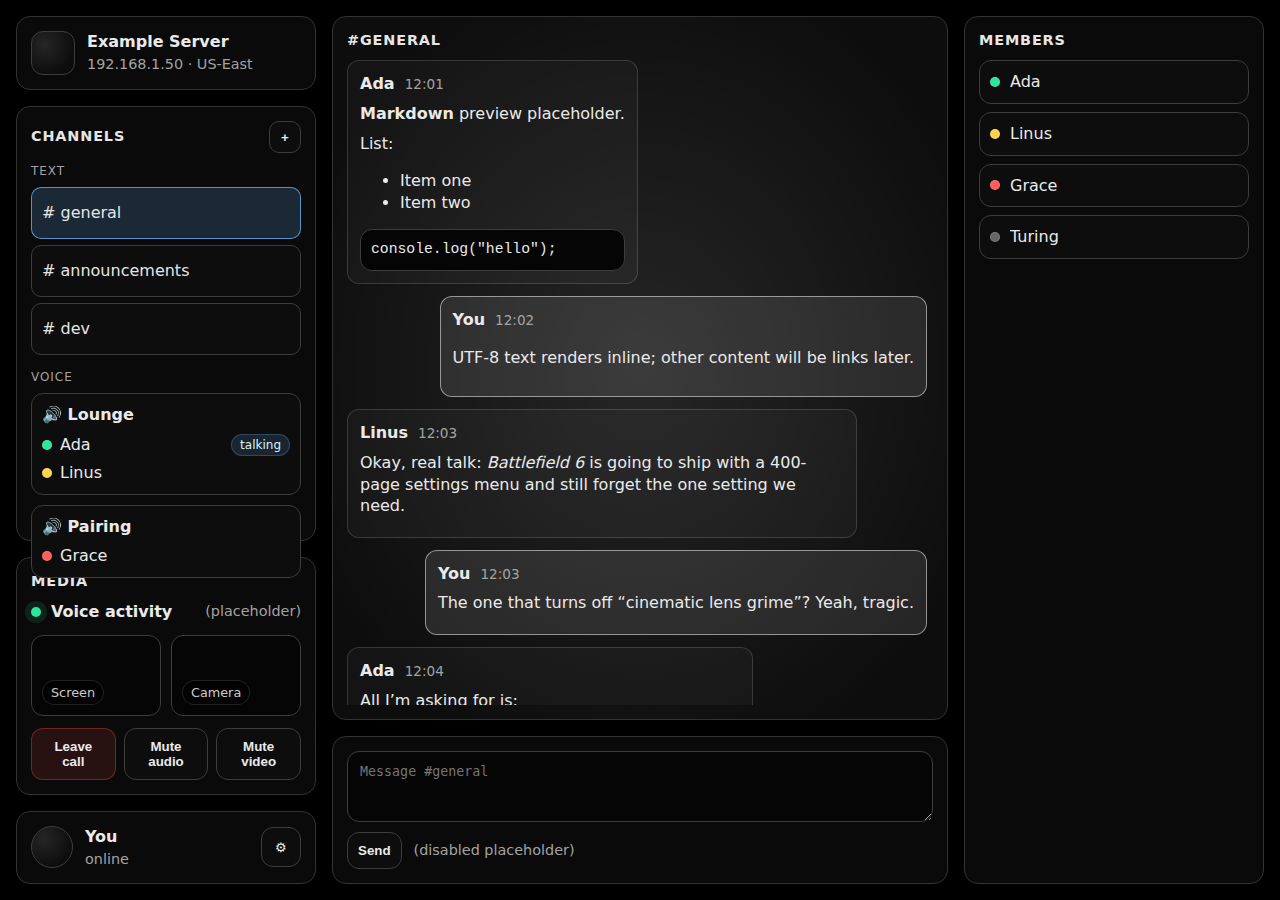
<file: Concord/wwwroot/index.html>
﻿<!DOCTYPE html>
<html lang="en">
<head>
    <meta charset="UTF-8" />
    <meta name="viewport" content="width=device-width, initial-scale=1" />
    <title>Concord</title>
    <link rel="stylesheet" href="style.css" />
</head>
<body>
    <div class="app" aria-label="Concord layout">
        <!-- Column 1 -->
        <aside class="col col-left" aria-label="Server and channels">
            <section class="card" aria-label="Server identification">
                <div class="serverId">
                    <div class="serverPhoto" aria-hidden="true"></div>
                    <div class="serverMeta">
                        <div class="serverName">Example Server</div>
                        <div class="serverSub">192.168.1.50 · US-East</div>
                    </div>
                </div>
            </section>

            <section class="card grow" aria-label="Channels">
                <div class="cardHeader">
                    <div class="cardTitle">Channels</div>
                    <button class="iconBtn iconBtnSm" type="button" aria-label="Add channel" title="Add channel">+</button>
                </div>

                <div class="channelGroup">
                    <div class="groupTitle">Text</div>
                    <ul class="channelList" role="list">
                        <li class="channel active" role="button" tabindex="0" aria-label="View channel general">
                            <span class="channelName"># general</span>
                            <button class="channelCfg" type="button" aria-label="Configure channel general" title="Configure">⚙</button>
                        </li>
                        <li class="channel" role="button" tabindex="0" aria-label="View channel announcements">
                            <span class="channelName"># announcements</span>
                            <button class="channelCfg" type="button" aria-label="Configure channel announcements" title="Configure">⚙</button>
                        </li>
                        <li class="channel" role="button" tabindex="0" aria-label="View channel dev">
                            <span class="channelName"># dev</span>
                            <button class="channelCfg" type="button" aria-label="Configure channel dev" title="Configure">⚙</button>
                        </li>
                    </ul>
                </div>

                <div class="channelGroup">
                    <div class="groupTitle">Voice</div>

                    <div class="voiceChannel">
                        <button class="voiceJoin" type="button" aria-label="Join voice channel Lounge" title="Join"></button>
                        <div class="voiceHeader">🔊 Lounge</div>
                        <ul class="participantList" role="list">
                            <li class="participant">
                                <span class="statusDot online" aria-hidden="true"></span>
                                <span class="name">Ada</span>
                                <span class="pill">talking</span>
                            </li>
                            <li class="participant">
                                <span class="statusDot idle" aria-hidden="true"></span>
                                <span class="name">Linus</span>
                            </li>
                        </ul>
                    </div>

                    <div class="voiceChannel">
                        <button class="voiceJoin" type="button" aria-label="Join voice channel Pairing" title="Join"></button>
                        <div class="voiceHeader">🔊 Pairing</div>
                        <ul class="participantList" role="list">
                            <li class="participant">
                                <span class="statusDot dnd" aria-hidden="true"></span>
                                <span class="name">Grace</span>
                            </li>
                        </ul>
                    </div>
                </div>
            </section>

            <section class="card" aria-label="Media status">
                <div class="cardTitle">Media</div>

                <div class="mediaRow">
                    <div class="vad">
                        <span class="vadDot" aria-hidden="true"></span>
                        Voice activity
                    </div>
                    <div class="muted">(placeholder)</div>
                </div>

                <div class="mediaPreviewGrid">
                    <div class="mediaPreview">
                        <div class="previewLabel">Screen</div>
                    </div>
                    <div class="mediaPreview">
                        <div class="previewLabel">Camera</div>
                    </div>
                </div>

                <div class="btnRow">
                    <button class="btn btnDanger" type="button">Leave call</button>
                    <button class="btn" type="button">Mute audio</button>
                    <button class="btn" type="button">Mute video</button>
                </div>
            </section>

            <section class="card" aria-label="Profile and settings">
                <div class="profileRow">
                    <div class="avatar" aria-hidden="true"></div>
                    <div class="profileMeta">
                        <div class="profileName">You</div>
                        <div class="profileSub">online</div>
                    </div>

                    <button class="iconBtn" type="button" aria-label="Settings">
                        ⚙
                    </button>
                </div>
            </section>
        </aside>

        <!-- Column 2 -->
        <main class="col col-center" aria-label="Current conversation">
            <section class="card grow chat-container" aria-label="Current thing">
                <div class="cardTitle">#general</div>

                <article class="chat" aria-label="Conversation history">
                    <div class="msg msg-other">
                        <div class="msgHeader">
                            <span class="msgAuthor">Ada</span>
                            <span class="msgTime">12:01</span>
                        </div>
                        <div class="msgBody markdown">
                            <p><strong>Markdown</strong> preview placeholder.</p>
                            <p>List:</p>
                            <ul>
                                <li>Item one</li>
                                <li>Item two</li>
                            </ul>
                            <pre><code>console.log("hello");</code></pre>
                        </div>
                    </div>

                    <div class="msg msg-me">
                        <div class="msgHeader">
                            <span class="msgAuthor">You</span>
                            <span class="msgTime">12:02</span>
                        </div>
                        <div class="msgBody">
                            <p>UTF-8 text renders inline; other content will be links later.</p>
                        </div>
                    </div>

                    <div class="msg msg-other">
                        <div class="msgHeader"><span class="msgAuthor">Linus</span><span class="msgTime">12:03</span></div>
                        <div class="msgBody markdown"><p>Okay, real talk: <em>Battlefield 6</em> is going to ship with a 400-page settings menu and still forget the one setting we need.</p></div>
                    </div>
                    <div class="msg msg-me">
                        <div class="msgHeader"><span class="msgAuthor">You</span><span class="msgTime">12:03</span></div>
                        <div class="msgBody markdown"><p>The one that turns off “cinematic lens grime”? Yeah, tragic.</p></div>
                    </div>
                    <div class="msg msg-other">
                        <div class="msgHeader"><span class="msgAuthor">Ada</span><span class="msgTime">12:04</span></div>
                        <div class="msgBody markdown"><p>All I’m asking for is:</p><ul><li>server browser</li><li>good netcode</li><li>maps that aren’t parking lots with feelings</li></ul></div>
                    </div>
                    <div class="msg msg-me">
                        <div class="msgHeader"><span class="msgAuthor">You</span><span class="msgTime">12:04</span></div>
                        <div class="msgBody markdown"><p>Parking lots with feelings is my favorite biome.</p></div>
                    </div>
                    <div class="msg msg-other">
                        <div class="msgHeader"><span class="msgAuthor">Grace</span><span class="msgTime">12:05</span></div>
                        <div class="msgBody markdown"><p>No, your favorite biome is “spawn, explode, respawn behind the same rock.”</p></div>
                    </div>
                    <div class="msg msg-me">
                        <div class="msgHeader"><span class="msgAuthor">You</span><span class="msgTime">12:05</span></div>
                        <div class="msgBody markdown"><p>It’s called <strong>consistent gameplay</strong>. Look it up.</p></div>
                    </div>
                    <div class="msg msg-other">
                        <div class="msgHeader"><span class="msgAuthor">Linus</span><span class="msgTime">12:06</span></div>
                        <div class="msgBody markdown"><p>Battlefield 6 needs to pick a lane: serious mil-sim vibes or absolute sandbox chaos.</p></div>
                    </div>
                    <div class="msg msg-me">
                        <div class="msgHeader"><span class="msgAuthor">You</span><span class="msgTime">12:06</span></div>
                        <div class="msgBody markdown"><p>Why not both? Give me hardcore bullet drop… and also let me launch a quad bike into orbit with C4.</p></div>
                    </div>
                    <div class="msg msg-other">
                        <div class="msgHeader"><span class="msgAuthor">Ada</span><span class="msgTime">12:07</span></div>
                        <div class="msgBody markdown"><p>If they add specialists again I’m uninstalling <em>preemptively</em>.</p></div>
                    </div>
                    <div class="msg msg-me">
                        <div class="msgHeader"><span class="msgAuthor">You</span><span class="msgTime">12:07</span></div>
                        <div class="msgBody markdown"><p>Bold. "I’m mad at the idea of options."</p></div>
                    </div>
                    <div class="msg msg-other">
                        <div class="msgHeader"><span class="msgAuthor">Grace</span><span class="msgTime">12:08</span></div>
                        <div class="msgBody markdown"><p>Options are fine. <strong>Clones with different hats</strong> are not fine.</p></div>
                    </div>
                    <div class="msg msg-other">
                        <div class="msgHeader"><span class="msgAuthor">Linus</span><span class="msgTime">12:09</span></div>
                        <div class="msgBody markdown"><p>Also: please stop designing maps around the assumption that every squad has:</p><ul><li>a helicopter pilot</li><li>a tank main</li><li>and a philosopher who refuses to PTFO on principle</li></ul></div>
                    </div>
                    <div class="msg msg-me">
                        <div class="msgHeader"><span class="msgAuthor">You</span><span class="msgTime">12:09</span></div>
                        <div class="msgBody markdown"><p>I’m not refusing to PTFO. I’m providing overwatch… from the objective’s <em>general vicinity</em>.</p></div>
                    </div>
                    <div class="msg msg-other">
                        <div class="msgHeader"><span class="msgAuthor">Ada</span><span class="msgTime">12:10</span></div>
                        <div class="msgBody markdown"><p>“General vicinity” is not a capture zone.</p></div>
                    </div>
                    <div class="msg msg-me">
                        <div class="msgHeader"><span class="msgAuthor">You</span><span class="msgTime">12:10</span></div>
                        <div class="msgBody markdown"><p>It is spiritually adjacent.</p></div>
                    </div>
                    <div class="msg msg-other">
                        <div class="msgHeader"><span class="msgAuthor">Grace</span><span class="msgTime">12:11</span></div>
                        <div class="msgBody markdown"><p>Battlefield 6 prediction: day-one patch notes will include “reduced unintended orbital quad bike behavior.”</p></div>
                    </div>
                    <div class="msg msg-me">
                        <div class="msgHeader"><span class="msgAuthor">You</span><span class="msgTime">12:11</span></div>
                        <div class="msgBody markdown"><p>“Unintended” is a strong word for a feature that brings people joy.</p></div>
                    </div>
                    <div class="msg msg-other">
                        <div class="msgHeader"><span class="msgAuthor">Linus</span><span class="msgTime">12:12</span></div>
                        <div class="msgBody markdown"><p>Joy won’t save you when the TTK is tuned by someone who thinks 12 hitmarkers is “dramatic tension.”</p></div>
                    </div>
                    <div class="msg msg-me">
                        <div class="msgHeader"><span class="msgAuthor">You</span><span class="msgTime">12:12</span></div>
                        <div class="msgBody markdown"><p>Counterpoint: I like my firefights like my code reviews—long, painful, and full of surprises.</p></div>
                    </div>
                    <div class="msg msg-other">
                        <div class="msgHeader"><span class="msgAuthor">Ada</span><span class="msgTime">12:13</span></div>
                        <div class="msgBody markdown"><p>That explains a lot. Also: if Battlefield 6 ships without a proper scoreboard, I’m starting a petition. In JSON.</p></div>
                    </div>
                    <div class="msg msg-me">
                        <div class="msgHeader"><span class="msgAuthor">You</span><span class="msgTime">12:13</span></div>
                        <div class="msgBody markdown"><p>I’ll sign it, but only if the petition validates against a schema and includes a <code>ptfo</code> boolean.</p></div>
                    </div>
                    <div class="msg msg-other">
                        <div class="msgHeader"><span class="msgAuthor">Grace</span><span class="msgTime">12:14</span></div>
                        <div class="msgBody markdown"><p>Required field: <code>has_server_browser</code>. If false, the whole document is invalid and we throw.</p></div>
                    </div>
                    <div class="msg msg-other">
                        <div class="msgHeader"><span class="msgAuthor">Linus</span><span class="msgTime">12:15</span></div>
                        <div class="msgBody markdown"><p>And the error message should be: “Cannot parse hype: missing <code>community</code>.”</p></div>
                    </div>
                    <div class="msg msg-me">
                        <div class="msgHeader"><span class="msgAuthor">You</span><span class="msgTime">12:15</span></div>
                        <div class="msgBody markdown"><p>Fine. I’ll be optimistic. Battlefield 6 will be great. Probably. Maybe. Don’t quote me.</p></div>
                    </div>
                    <div class="msg msg-other">
                        <div class="msgHeader"><span class="msgAuthor">Ada</span><span class="msgTime">12:16</span></div>
                        <div class="msgBody markdown"><p>Too late. Screenshotting this and setting it as your next performance review goal.</p></div>
                    </div>

                    <div class="msg msg-me">
                        <div class="msgHeader"><span class="msgAuthor">You</span><span class="msgTime">12:17</span></div>
                        <div class="msgBody markdown"><p>My goal is to survive the launch week servers. Anything after that is bonus content.</p></div>
                    </div>
                </article>
            </section>

            <section class="card" aria-label="Message input">
                <div class="composer">
                    <textarea class="composerInput" rows="3" placeholder="Message #general"></textarea>
                    <div class="composerActions">
                        <button class="btn" type="button">Send</button>
                        <div class="muted">(disabled placeholder)</div>
                    </div>
                </div>
            </section>
        </main>

        <!-- Column 3 -->
        <aside class="col col-right" aria-label="Member list">
            <section class="card grow" aria-label="Server members">
                <div class="cardTitle">Members</div>

                <ul class="memberList" role="list">
                    <li class="member">
                        <span class="statusDot online" aria-hidden="true"></span>
                        <span class="name">Ada</span>
                    </li>
                    <li class="member">
                        <span class="statusDot idle" aria-hidden="true"></span>
                        <span class="name">Linus</span>
                    </li>
                    <li class="member">
                        <span class="statusDot dnd" aria-hidden="true"></span>
                        <span class="name">Grace</span>
                    </li>
                    <li class="member">
                        <span class="statusDot offline" aria-hidden="true"></span>
                        <span class="name">Turing</span>
                    </li>
                </ul>
            </section>
        </aside>
    </div>

    <script src="app.js"></script>
</body>
</html>
</file>
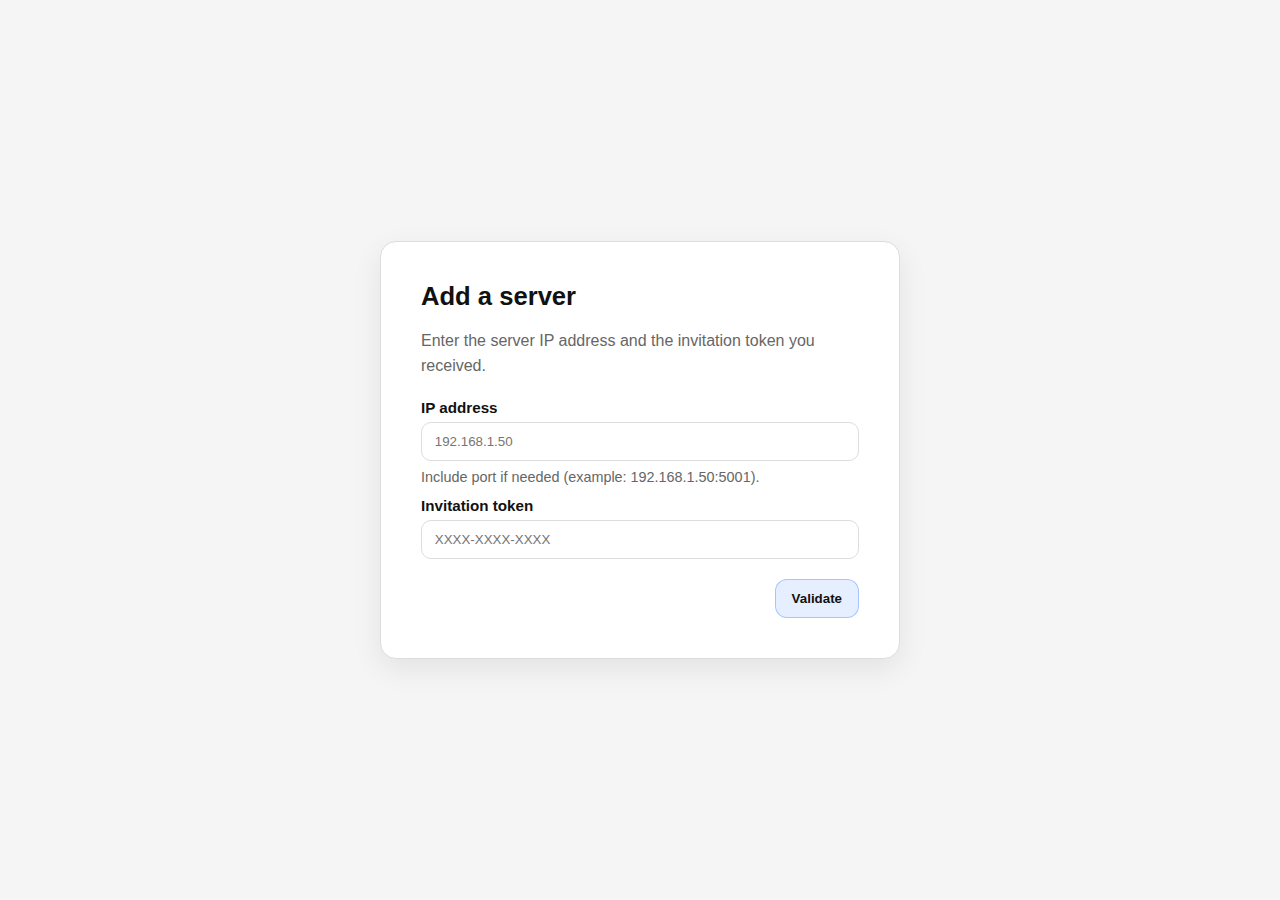
<file: WinFormsClient/wwwroot/AddServer.html>
<!DOCTYPE html>
<html lang="en">
<head>
    <meta charset="utf-8" />
    <meta name="viewport" content="width=device-width, initial-scale=1" />
    <title>Add Server</title>

    <link rel="stylesheet" href="style.css" />

    <style>
        /* Page-specific typography tweaks */
        h1 {
            font-size: 1.6rem;
        }

        p {
            margin: 0.75rem 0 1.25rem;
        }

        .step {
            display: none;
        }

        .step.active {
            display: block;
        }
    </style>
</head>

<body>
    <div class="card card-left">
        <h1>Add a server</h1>
        <p id="subtitle">Enter the server IP address and the invitation token you received.</p>

        <div id="step1" class="step active" aria-label="Validate invitation">
            <form id="validateForm">
                <label for="ipAddress">IP address</label>
                <input id="ipAddress" name="ipAddress" type="text" inputmode="decimal" placeholder="192.168.1.50" autocomplete="off" required />
                <div class="hint">Include port if needed (example: 192.168.1.50:5001).</div>

                <label for="invitationToken">Invitation token</label>
                <input id="invitationToken" name="invitationToken" type="text" placeholder="XXXX-XXXX-XXXX" autocomplete="off" required />

                <div id="error1" class="error" role="alert"></div>

                <div class="row">
                    <button id="validateBtn" class="primary" type="submit">Validate</button>
                </div>
            </form>
        </div>

        <div id="step2" class="step" aria-label="Choose server name">
            <form id="acceptForm">
                <label for="serverName">Server name</label>
                <input id="serverName" name="serverName" type="text" placeholder="My Server" autocomplete="off" required />

                <div id="error2" class="error" role="alert"></div>
                <div id="success2" class="success" role="status"></div>

                <div class="row">
                    <button id="backBtn" type="button">Back</button>
                    <button id="acceptBtn" class="primary" type="submit">Add server</button>
                </div>
            </form>
        </div>
    </div>

    <script>
        const step1 = document.getElementById('step1');
        const step2 = document.getElementById('step2');
        const subtitle = document.getElementById('subtitle');

        const validateForm = document.getElementById('validateForm');
        const ipAddress = document.getElementById('ipAddress');
        const invitationToken = document.getElementById('invitationToken');
        const validateBtn = document.getElementById('validateBtn');
        const error1 = document.getElementById('error1');

        const acceptForm = document.getElementById('acceptForm');
        const serverName = document.getElementById('serverName');
        const acceptBtn = document.getElementById('acceptBtn');
        const backBtn = document.getElementById('backBtn');
        const error2 = document.getElementById('error2');
        const success2 = document.getElementById('success2');

        function hostAvailable() {
            return !!(window.chrome && window.chrome.webview);
        }

        function show(el) { el.classList.add('active'); }
        function hide(el) { el.classList.remove('active'); }

        function showError(target, message) {
            target.textContent = message || '';
            target.style.display = message ? 'block' : 'none';
        }

        function showSuccess(message) {
            success2.textContent = message || '';
            success2.style.display = message ? 'block' : 'none';
        }

        function goToStep1() {
            show(step1);
            hide(step2);
            subtitle.textContent = 'Enter the server IP address and the invitation token you received.';
            showError(error2, '');
            showSuccess('');
        }

        function goToStep2() {
            hide(step1);
            show(step2);
            subtitle.textContent = 'Invitation validated. Choose a name for this server.';
            serverName.focus();
        }

        validateForm.addEventListener('submit', (ev) => {
            ev.preventDefault();
            showError(error1, '');

            const ip = (ipAddress.value || '').trim();
            const token = (invitationToken.value || '').trim();

            if (!ip) {
                showError(error1, 'Please enter an IP address.');
                ipAddress.focus();
                return;
            }

            if (!token) {
                showError(error1, 'Please enter an invitation token.');
                invitationToken.focus();
                return;
            }

            if (!hostAvailable()) {
                showError(error1, 'This page must be hosted in the desktop client.');
                return;
            }

            validateBtn.disabled = true;
            window.chrome.webview.postMessage({
                type: 'addServer',
                payload: { ipAddress: ip, invitationToken: token }
            });

            // Host will respond via postMessage; keep UI responsive.
            setTimeout(() => { validateBtn.disabled = false; }, 1000);
        });

        backBtn.addEventListener('click', () => {
            goToStep1();
        });

        acceptForm.addEventListener('submit', (ev) => {
            ev.preventDefault();
            showError(error2, '');
            showSuccess('');

            const name = (serverName.value || '').trim();
            if (!name) {
                showError(error2, 'Please enter a name.');
                serverName.focus();
                return;
            }

            if (!hostAvailable()) {
                showError(error2, 'This page must be hosted in the desktop client.');
                return;
            }

            acceptBtn.disabled = true;
            window.chrome.webview.postMessage({
                type: 'addServer/accept',
                payload: { name }
            });

            setTimeout(() => { acceptBtn.disabled = false; }, 1000);
        });

        // Receive host responses
        if (hostAvailable()) {
            window.chrome.webview.addEventListener('message', (event) => {
                const msg = event.data || {};
                const type = (msg.type || '').toLowerCase();
                const payload = msg.payload || {};

                if (type === 'addserver/validated') {
                    if (payload.ok) {
                        goToStep2();
                    } else {
                        showError(error1, payload.message || 'Invitation is not valid.');
                    }
                }

                if (type === 'addserver/accepted') {
                    if (payload.ok) {
                        showSuccess('Server added. Connecting...');
                    } else {
                        showError(error2, payload.message || 'Failed to add server.');
                    }
                }
            });
        }
    </script>
</body>
</html>
</file>
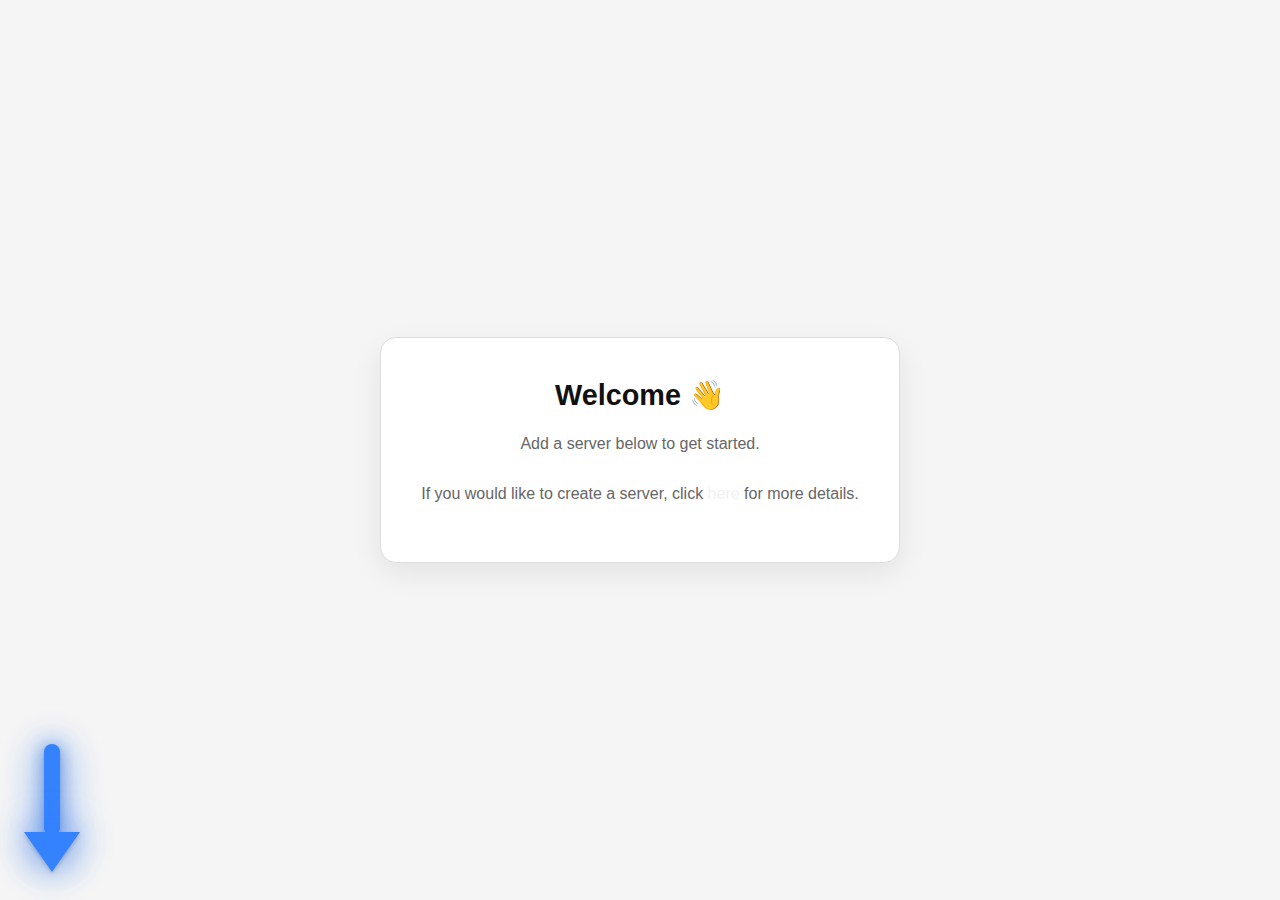
<file: WinFormsClient/wwwroot/NoServers.html>
﻿<!DOCTYPE html>
<html lang="en">
<head>
    <meta charset="utf-8" />
    <meta name="viewport" content="width=device-width, initial-scale=1" />
    <title>Welcome</title>

    <style>
        :root {
            --bg: #f5f5f5;
            --card: #ffffff;
            --text: #111111;
            --muted: #666666;
            --border: #dddddd;
            --hover: #000000;
            --accent: #f2f2f2;
            --arrow: #2b7cff;
        }

        @media (prefers-color-scheme: dark) {
            :root {
                --bg: #0f0f0f;
                --card: #1a1a1a;
                --text: #f2f2f2;
                --muted: #a0a0a0;
                --border: #2a2a2a;
                --hover: #ffffff;
                --arrow: #2b7cff;
            }
        }

        * {
            box-sizing: border-box;
        }

        body {
            margin: 0;
            font-family: -apple-system, BlinkMacSystemFont, "Segoe UI", Roboto, Helvetica, Arial, sans-serif;
            background: var(--bg);
            color: var(--text);
            display: flex;
            align-items: center;
            justify-content: center;
            min-height: 100vh;
        }

        .card {
            background: var(--card);
            padding: 2.5rem;
            border-radius: 16px;
            box-shadow: 0 10px 30px rgba(0, 0, 0, 0.08);
            max-width: 520px;
            width: 90%;
            text-align: center;
            border: 1px solid var(--border);
        }

        h1 {
            margin-top: 0;
            font-size: 1.8rem;
            font-weight: 600;
        }

        p {
            margin: 1rem 0;
            line-height: 1.6;
            color: var(--muted);
        }

        /* Bottom-left hint arrow (points straight down toward the app chrome DDL) */
        .arrow {
            position: fixed;
            left: 0.5rem;
            bottom: 0.75rem;
            width: 88px;
            height: 144px;
            pointer-events: none;
            opacity: 0.95;
            z-index: 9999;

            /* Keep bounce */
            animation: arrow-bounce 1.2s ease-in-out infinite;

            /* Base shadow + extra glow */
            filter:
                drop-shadow(0 2px 2px rgba(0, 0, 0, 0.25))
                drop-shadow(0 0 18px rgba(43, 124, 255, 0.45));
        }

        /* Shaft */
        .arrow::before {
            content: "";
            position: absolute;
            left: 50%;
            top: 0;
            width: 16px;
            height: 92px;
            background: var(--arrow);
            border-radius: 999px;
            transform: translateX(-50%);
            box-shadow:
                0 0 18px rgba(43, 124, 255, 0.55),
                0 0 40px rgba(43, 124, 255, 0.25);
        }

        /* Head */
        .arrow::after {
            content: "";
            position: absolute;
            left: 50%;
            top: 88px;
            width: 0;
            height: 0;
            border-left: 28px solid transparent;
            border-right: 28px solid transparent;
            border-top: 40px solid var(--arrow);
            transform: translateX(-50%);
            filter: drop-shadow(0 0 18px rgba(43, 124, 255, 0.55));
        }

        @keyframes arrow-bounce {
            0%, 100% {
                transform: translate3d(0, 0, 0);
            }

            50% {
                transform: translate3d(0, -10px, 0);
            }
        }

        a {
            color: var(--accent);
            text-decoration: none;
            font-weight: 500;
            transition: color 0.2s ease;
        }

            a:hover {
                color: var(--accent-hover);
                text-decoration: underline;
            }

        .cta {
            margin-top: 1.5rem;
        }
    </style>
</head>

<body>
    <div class="card">
        <h1>Welcome 👋</h1>

        <p>
            Add a server below to get started.
        </p>

        <p class="cta">
            If you would like to create a server, click
            <a href="#">here</a> for more details.
        </p>
    </div>

    <div class="arrow" aria-hidden="true"></div>
</body>
</html>
</file>
<file: Concord/wwwroot/style.css>
﻿:root {
    color-scheme: dark;

    /* Option C: outline-first */
    --bg: #000000;

    /* Keep surfaces very close; structure comes from outlines/dividers */
    --surface-1: #0a0a0a; /* cards */
    --surface-2: #0d0d0d; /* inner */
    --surface-3: #121212; /* hover */

    /* Dedicated surface for scrollable chat region (slightly darker than message bubbles) */
    --surface-chat: #070707;

    /* Stronger outlines */
    --border-1: #333333; /* cards */
    --border-2: #3d3d3d; /* inner */

    --text: #eaeaea;
    --muted: #a3a3a3;

    --accent: #6bb6ff;
    --danger: #ff4d4d;

    --radius: 14px;

    /* Reduced shadow (outline-first) */
    --shadow: 0 6px 18px rgba(0, 0, 0, 0.25);
}

* {
    box-sizing: border-box;
}

html, body {
    height: 100%;
}

body {
    margin: 0;
    background: var(--bg);
    color: var(--text);
    font-family: system-ui, -apple-system, Segoe UI, Roboto, Ubuntu, Cantarell, Noto Sans, Arial, "Apple Color Emoji", "Segoe UI Emoji";
    line-height: 1.35;
    overflow-x: hidden; /* never allow horizontal page scroll */
}

.app {
    min-height: 100vh;
    display: grid;
    grid-template-columns: 300px 1fr 300px;
    gap: 16px;
    padding: 16px;
    align-items: stretch; /* ensure columns stretch to full row height */
}

@media (max-width: 960px) {
    .app {
        grid-template-columns: 1fr;
    }
}

.col {
    display: flex;
    flex-direction: column;
    gap: 16px;
    min-width: 0;
    height: calc(100vh - 32px); /* viewport height minus .app vertical padding */
    min-height: 0; /* allow children to shrink for proper scrolling */
}

.card {
    background: var(--surface-1);
    border: 1px solid var(--border-1);
    border-radius: var(--radius);
    padding: 14px;
    box-shadow: var(--shadow);
}

.chat-container {
    background: 
        radial-gradient(100% 100% at 50% 50%, rgba(255, 255, 255, 0.10), rgba(255, 255, 255, 0) 60%),
        rgba(255,255,255,.05);
}
/* Allow specific cards to grow to fill remaining column height */
.card.grow {
    flex: 1 1 auto;
    min-height: 0;
    display: flex;
    flex-direction: column;
}

/* Default: if a card contains typical header/title + body, let the body scroll */
.card.grow .cardHeader,
.card.grow .cardTitle {
    flex: 0 0 auto;
}

.card.grow .channelList,
.card.grow .chat,
.card.grow .memberList {
    flex: 1 1 auto;
    min-height: 0;
    overflow-y: auto;
    overflow-x: hidden;
}

.cardTitle {
    font-size: 0.9rem;
    font-weight: 700;
    letter-spacing: 0.06em;
    text-transform: uppercase;
    color: #e6e6e6;
    margin-bottom: 10px;
}

.cardHeader {
    display: flex;
    align-items: center;
    justify-content: space-between;
    gap: 12px;
    margin-bottom: 10px;
}

.cardHeader .cardTitle {
    margin-bottom: 0;
}

.muted {
    color: var(--muted);
    font-size: 0.9rem;
}

/* Server identification */
.serverId {
    display: grid;
    grid-template-columns: 44px 1fr;
    gap: 12px;
    align-items: center;
}

.serverPhoto {
    width: 44px;
    height: 44px;
    border-radius: 12px;
    background:
        radial-gradient(120% 120% at 30% 30%, rgba(255, 255, 255, 0.10), rgba(255, 255, 255, 0) 60%),
        var(--surface-2);
    border: 1px solid var(--border-2);
}

.serverName {
    font-weight: 700;
}

.serverSub {
    color: var(--muted);
    font-size: 0.9rem;
    margin-top: 2px;
}

/* Channels */
.channelGroup + .channelGroup {
    margin-top: 14px;
}

.groupTitle {
    color: var(--muted);
    text-transform: uppercase;
    font-size: 0.75rem;
    letter-spacing: 0.08em;
    margin-bottom: 8px;
}

.channelList {
    list-style: none;
    margin: 0;
    padding: 0;
    display: flex;
    flex-direction: column;
    gap: 6px;
}

.channel {
    padding: 10px 10px;
    border-radius: 10px;
    border: 1px solid var(--border-2);
    background: var(--surface-2);
    color: #e5e5e5;
    display: flex;
    align-items: center;
    gap: 10px;
}

.channelName {
    min-width: 0;
    overflow: hidden;
    text-overflow: ellipsis;
    white-space: nowrap;
}

.channel:hover {
    background: var(--surface-3);
    cursor: pointer;
}

.channel.active {
    border-color: rgba(107, 182, 255, 0.75);
    background: rgba(107, 182, 255, 0.18);
}

.channelCfg {
    margin-left: auto;
    width: 30px;
    height: 30px;
    border-radius: 10px;
    border: 1px solid var(--border-2);
    background: transparent;
    color: var(--text);
    cursor: pointer;
    opacity: 0;
    position: relative;
    z-index: 2;
}

.channel:hover .channelCfg,
.channel:focus-within .channelCfg {
    opacity: 1;
}

.channelCfg:hover {
    background: rgba(255, 255, 255, 0.06);
}

.voiceChannel {
    border: 1px solid var(--border-2);
    background: var(--surface-2);
    border-radius: 12px;
    padding: 10px;
    position: relative;
}

.voiceChannel:hover {
    background: var(--surface-3);
}

.voiceChannel + .voiceChannel {
    margin-top: 10px;
}

.voiceJoin {
    position: absolute;
    inset: 0;
    border: 0;
    background: transparent;
    padding: 0;
    margin: 0;
    border-radius: 12px;
    cursor: pointer;
}

.voiceJoin:focus-visible {
    outline: none;
    box-shadow: 0 0 0 4px rgba(107, 182, 255, 0.18);
}

.voiceHeader {
    font-weight: 650;
    margin-bottom: 8px;
    position: relative;
    z-index: 1;
    pointer-events: none;
}

.participantList {
    list-style: none;
    margin: 0;
    padding: 0;
    display: flex;
    flex-direction: column;
    gap: 6px;
    position: relative;
    z-index: 1;
    pointer-events: none;
}

.participant {
    display: flex;
    align-items: center;
    gap: 8px;
    min-width: 0;
}

.name {
    min-width: 0;
    overflow: hidden;
    text-overflow: ellipsis;
    white-space: nowrap;
}

.pill {
    margin-left: auto;
    font-size: 0.75rem;
    color: #d7f4ff;
    background: rgba(107, 182, 255, 0.14);
    border: 1px solid rgba(107, 182, 255, 0.25);
    padding: 2px 8px;
    border-radius: 999px;
}

/* Status dot */
.statusDot {
    width: 10px;
    height: 10px;
    border-radius: 999px;
    display: inline-block;
    border: 1px solid rgba(255, 255, 255, 0.15);
}

.statusDot.online { background: #2ee59d; }
.statusDot.idle { background: #ffd24d; }
.statusDot.dnd { background: #ff5c5c; }
.statusDot.offline { background: #666; }

/* Media */
.mediaRow {
    display: flex;
    justify-content: space-between;
    gap: 12px;
    align-items: center;
    margin-bottom: 12px;
}

.vad {
    display: inline-flex;
    gap: 10px;
    align-items: center;
    font-weight: 600;
}

.vadDot {
    width: 10px;
    height: 10px;
    border-radius: 999px;
    background: #2ee59d;
    box-shadow: 0 0 0 6px rgba(46, 229, 157, 0.12);
}

.mediaPreviewGrid {
    display: grid;
    grid-template-columns: 1fr 1fr;
    gap: 10px;
    margin-bottom: 12px;
}

.mediaPreview {
    aspect-ratio: 16 / 10;
    background: #050505;
    border: 1px solid var(--border-2);
    border-radius: 12px;
    position: relative;
    overflow: hidden;
}

.previewLabel {
    position: absolute;
    left: 10px;
    bottom: 10px;
    font-size: 0.8rem;
    color: rgba(255, 255, 255, 0.8);
    background: rgba(0, 0, 0, 0.55);
    border: 1px solid rgba(255, 255, 255, 0.12);
    padding: 3px 8px;
    border-radius: 999px;
}

.btnRow {
    display: grid;
    grid-template-columns: 1fr 1fr 1fr;
    gap: 8px;
}

.btn {
    appearance: none;
    border: 1px solid var(--border-2);
    background: var(--surface-2);
    color: var(--text);
    padding: 10px 10px;
    border-radius: 12px;
    font-weight: 700;
    cursor: pointer;
}

.btn:hover {
    background: var(--surface-3);
}

.btnDanger {
    border-color: rgba(255, 77, 77, 0.35);
    background: rgba(255, 77, 77, 0.12);
}

.btnDanger:hover {
    background: rgba(255, 77, 77, 0.18);
}

.iconBtn {
    margin-left: auto;
    width: 40px;
    height: 40px;
    border-radius: 12px;
    border: 1px solid var(--border-2);
    background: var(--surface-2);
    color: var(--text);
    cursor: pointer;
}

.iconBtn:hover {
    background: var(--surface-3);
}

.iconBtnSm {
    margin-left: 0;
    width: 32px;
    height: 32px;
    border-radius: 10px;
    font-weight: 800;
}

/* Profile */
.profileRow {
    display: flex;
    align-items: center;
    gap: 12px;
    min-width: 0;
}

.avatar {
    width: 42px;
    height: 42px;
    border-radius: 999px;
    border: 1px solid var(--border-2);
    background:
        radial-gradient(120% 120% at 30% 30%, rgba(255, 255, 255, 0.10), rgba(255, 255, 255, 0) 60%),
        var(--surface-2);
}

.profileMeta {
    min-width: 0;
}

.profileName {
    font-weight: 700;
}

.profileSub {
    font-size: 0.9rem;
    color: var(--muted);
    margin-top: 2px;
}

/* Chat */
.chat {
    display: flex;
    flex-direction: column;
    gap: 12px;
    max-height: none; /* height is now controlled by flex parent */
    overflow-y: auto;
    overflow-x: hidden; /* vertical scrolling only */
    padding-right: 6px;

}

.msg {
    border: 1px solid var(--border-2);
    background: var(--surface-2);
    border-radius: 12px;
    padding: 12px;
    max-width: 88%;
    overflow: visible; /* prevent per-message scrollbars */
}
/* Message variants */
.msg-me {
    margin-left: auto;
    /* Monochrome: subtle, only slightly more present than incoming */
    border-color: rgba(255, 255, 255, 0.50);
    background: rgba(255, 255, 255, 0.1);
}
.msgAuthor {
    font-weight: 750;
}

.msgHeader {
    display: flex;
    gap: 10px;
    align-items: baseline;
    margin-bottom: 6px;
}


.msg-other {
    margin-right: auto;
    /* Monochrome: slightly darker than self */
    border-color: rgba(255, 255, 255, 0.15);
    background: rgba(255, 255, 255, 0.03);
}
.msgTime {
    color: var(--muted);
    font-size: 0.85rem;
}



/* Ensure long text/links never force horizontal scrolling */
.msgBody,
.markdown {
    overflow-wrap: anywhere;
    word-break: break-word;
}

.markdown p {
    margin: 8px 0;
}

.markdown pre {
    margin: 10px 0 0;
    padding: 10px;
    border-radius: 12px;
    border: 1px solid var(--border-2);
    background: #050505;
    overflow-y: hidden;
    overflow-x: auto; /* code blocks can scroll horizontally within themselves */
    max-width: 100%;
}

.markdown code {
    font-family: ui-monospace, SFMono-Regular, Menlo, Monaco, Consolas, "Liberation Mono", "Courier New", monospace;
    font-size: 0.92em;
}

.markdown a {
    color: var(--accent);
    text-decoration: none;
}

.markdown a:hover {
    text-decoration: underline;
}

/* Composer */
.composer {
    display: flex;
    flex-direction: column;
    gap: 10px;
}

.composerInput {
    width: 100%;
    resize: vertical;
    min-height: 44px;
    max-height: 180px;
    padding: 12px;
    border-radius: 12px;
    border: 1px solid var(--border-2);
    background: #050505;
    color: var(--text);
    outline: none;
}

.composerInput:focus {
    border-color: rgba(107, 182, 255, 0.5);
    box-shadow: 0 0 0 4px rgba(107, 182, 255, 0.12);
}

.composerActions {
    display: flex;
    align-items: center;
    gap: 12px;
}

/* Members */
.memberList {
    list-style: none;
    margin: 0;
    padding: 0;
    display: flex;
    flex-direction: column;
    gap: 8px;
}

.member {
    display: flex;
    align-items: center;
    gap: 10px;
    padding: 10px;
    border-radius: 12px;
    border: 1px solid var(--border-2);
    background: var(--surface-2);
}

.member:hover {
    background: var(--surface-3);
}
</file>
<file: WinFormsClient/wwwroot/style.css>
:root {
    --bg: #f5f5f5;
    --card: #ffffff;
    --text: #111111;
    --muted: #666666;
    --border: #dddddd;
    --accent: #f2f2f2;
    --arrow: #2b7cff;
    --primary: #2b7cff;
    --danger: #cc2b2b;
}

@media (prefers-color-scheme: dark) {
    :root {
        --bg: #0f0f0f;
        --card: #1a1a1a;
        --text: #f2f2f2;
        --muted: #a0a0a0;
        --border: #2a2a2a;
        --accent: #f2f2f2;
        --arrow: #2b7cff;
        --primary: #2b7cff;
        --danger: #ff6b6b;
    }
}

* { box-sizing: border-box; }

body {
    margin: 0;
    font-family: -apple-system, BlinkMacSystemFont, "Segoe UI", Roboto, Helvetica, Arial, sans-serif;
    background: var(--bg);
    color: var(--text);
    display: flex;
    align-items: center;
    justify-content: center;
    min-height: 100vh;
}

.card {
    background: var(--card);
    padding: 2.5rem;
    border-radius: 16px;
    box-shadow: 0 10px 30px rgba(0, 0, 0, 0.08);
    max-width: 520px;
    width: 90%;
    border: 1px solid var(--border);
}

/* Alignment helpers */
.card-center { text-align: center; }
.card-left { text-align: left; }

h1 {
    margin-top: 0;
    font-weight: 600;
}

p {
    line-height: 1.6;
    color: var(--muted);
}

/* Forms */
label {
    display: block;
    margin: 0.75rem 0 0.35rem;
    font-weight: 600;
    font-size: 0.95rem;
}

input {
    width: 100%;
    padding: 0.7rem 0.8rem;
    border-radius: 10px;
    border: 1px solid var(--border);
    background: transparent;
    color: var(--text);
    outline: none;
}

input:focus {
    border-color: var(--primary);
    box-shadow: 0 0 0 3px rgba(43, 124, 255, 0.18);
}

.row {
    display: flex;
    gap: 0.75rem;
    align-items: center;
    justify-content: flex-end;
    margin-top: 1.25rem;
}

button {
    border: 1px solid var(--border);
    background: var(--accent);
    color: var(--text);
    border-radius: 12px;
    padding: 0.7rem 1rem;
    cursor: pointer;
    font-weight: 600;
}

button.primary {
    border-color: rgba(43,124,255,0.35);
    background: rgba(43,124,255,0.12);
}

button:disabled {
    opacity: 0.6;
    cursor: default;
}

.error {
    margin-top: 0.75rem;
    color: var(--danger);
    display: none;
    font-size: 0.95rem;
}

.hint {
    font-size: 0.9rem;
    color: var(--muted);
    margin-top: 0.5rem;
}

.success {
    margin-top: 0.75rem;
    color: var(--muted);
    display: none;
    font-size: 0.95rem;
}

/* NoServers hint arrow */
.hint-arrow {
    position: fixed;
    left: 0.5rem;
    bottom: 0.75rem;
    width: 88px;
    height: 144px;
    pointer-events: none;
    opacity: 0.95;
    z-index: 9999;

    animation: hint-arrow-bounce 1.2s ease-in-out infinite;

    filter:
        drop-shadow(0 2px 2px rgba(0, 0, 0, 0.25))
        drop-shadow(0 0 18px rgba(43, 124, 255, 0.45));
}

.hint-arrow::before {
    content: "";
    position: absolute;
    left: 50%;
    top: 0;
    width: 16px;
    height: 92px;
    background: var(--arrow);
    border-radius: 999px;
    transform: translateX(-50%);
    box-shadow:
        0 0 18px rgba(43, 124, 255, 0.55),
        0 0 40px rgba(43, 124, 255, 0.25);
}

.hint-arrow::after {
    content: "";
    position: absolute;
    left: 50%;
    top: 88px;
    width: 0;
    height: 0;
    border-left: 28px solid transparent;
    border-right: 28px solid transparent;
    border-top: 40px solid var(--arrow);
    transform: translateX(-50%);
    filter: drop-shadow(0 0 18px rgba(43, 124, 255, 0.55));
}

@keyframes hint-arrow-bounce {
    0%, 100% { transform: translate3d(0, 0, 0); }
    50% { transform: translate3d(0, -10px, 0); }
}

/* Links */
a {
    color: var(--primary);
    text-decoration: none;
    font-weight: 500;
    transition: color 0.2s ease;
}

a:hover {
    text-decoration: underline;
}
</file>
